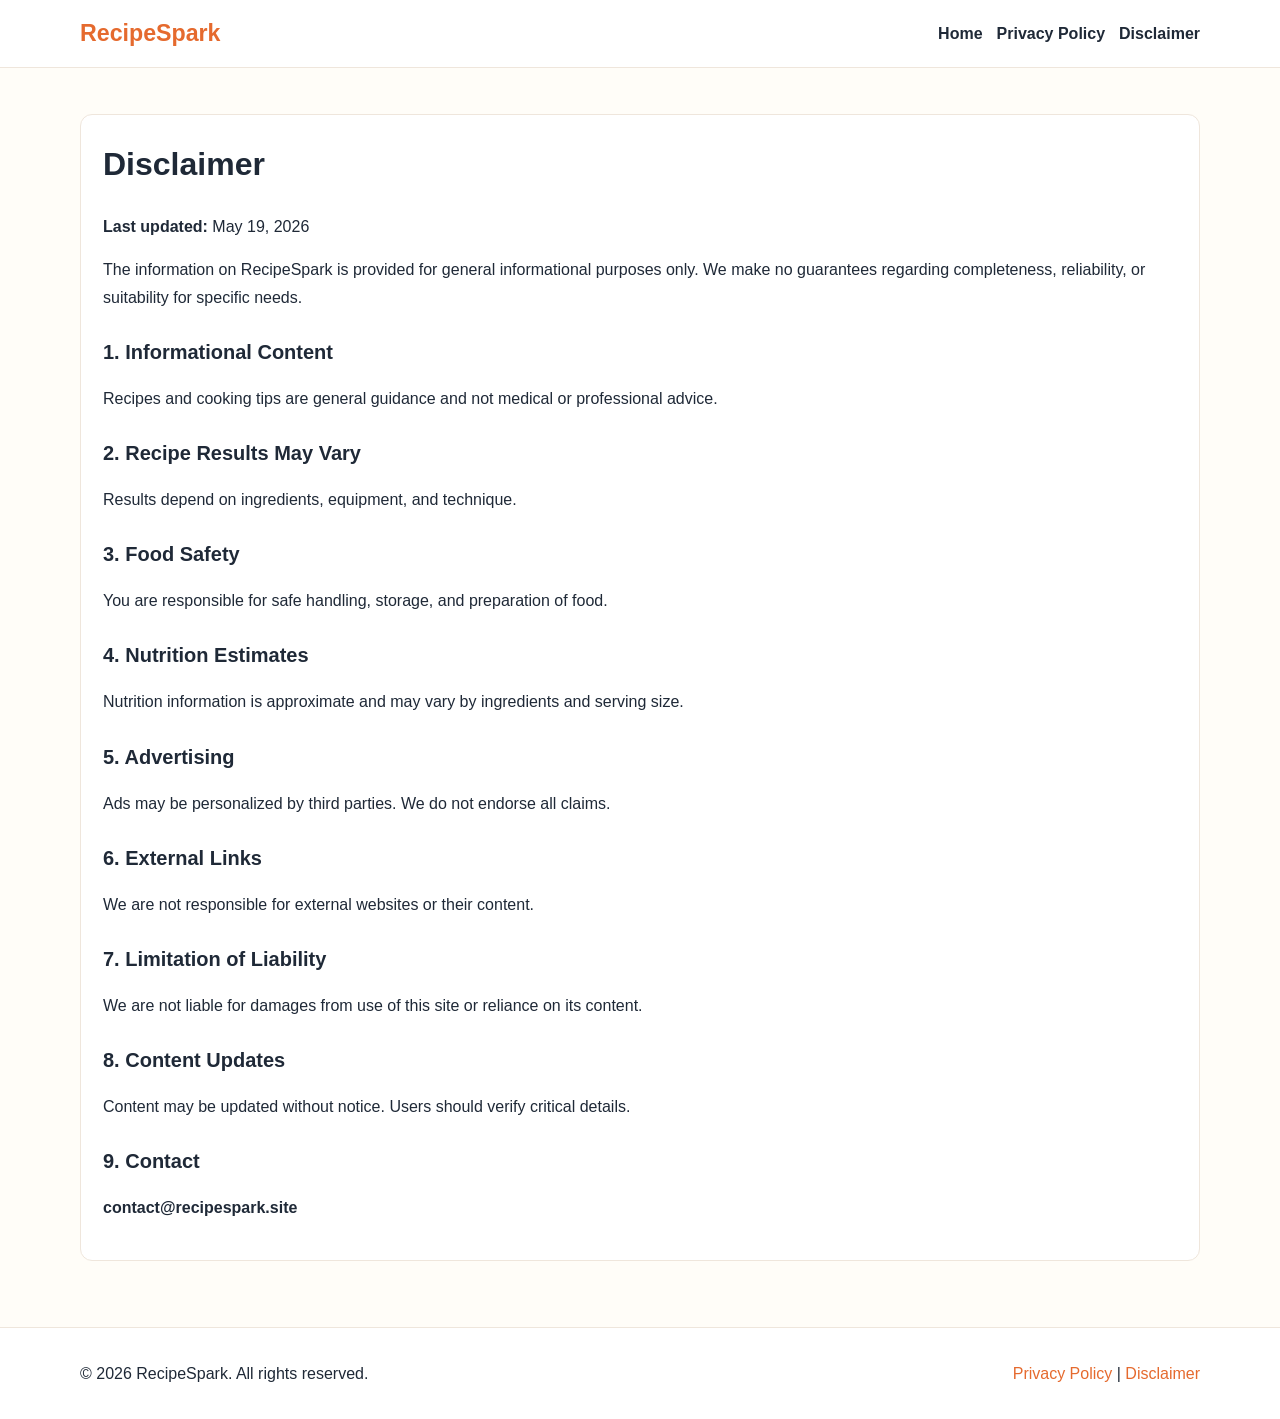
<file: public/disclaimer.html>
<!DOCTYPE html>
<html lang="en">
<head>
  <meta charset="UTF-8" />
  <meta name="viewport" content="width=device-width, initial-scale=1.0" />
  <title>Disclaimer | RecipeSpark</title>
  <meta name="description" content="Read RecipeSpark Disclaimer about recipes, nutrition estimates, ads, and liability limits." />
  <meta name="robots" content="index, follow" />
  <link rel="canonical" href="https://recipespark.site/disclaimer.html" />
  <link rel="stylesheet" href="styles.css" />
</head>
<body>
  <header class="site-header">
    <div class="container nav-wrap">
      <a class="logo" href="index.html">RecipeSpark</a>
      <nav>
        <ul class="nav-links">
          <li><a href="index.html">Home</a></li>
          <li><a href="privacy-policy.html">Privacy Policy</a></li>
          <li><a href="disclaimer.html">Disclaimer</a></li>
        </ul>
      </nav>
    </div>
  </header>

  <main class="section">
    <div class="container legal">
      <h1>Disclaimer</h1>
      <p><strong>Last updated:</strong> May 19, 2026</p>

      <p>
        The information on RecipeSpark is provided for general informational purposes only.
        We make no guarantees regarding completeness, reliability, or suitability for specific needs.
      </p>

      <h2>1. Informational Content</h2>
      <p>Recipes and cooking tips are general guidance and not medical or professional advice.</p>

      <h2>2. Recipe Results May Vary</h2>
      <p>Results depend on ingredients, equipment, and technique.</p>

      <h2>3. Food Safety</h2>
      <p>You are responsible for safe handling, storage, and preparation of food.</p>

      <h2>4. Nutrition Estimates</h2>
      <p>Nutrition information is approximate and may vary by ingredients and serving size.</p>

      <h2>5. Advertising</h2>
      <p>Ads may be personalized by third parties. We do not endorse all claims.</p>

      <h2>6. External Links</h2>
      <p>We are not responsible for external websites or their content.</p>

      <h2>7. Limitation of Liability</h2>
      <p>We are not liable for damages from use of this site or reliance on its content.</p>

      <h2>8. Content Updates</h2>
      <p>Content may be updated without notice. Users should verify critical details.</p>

      <h2>9. Contact</h2>
      <p><strong>contact@recipespark.site</strong></p>
    </div>
  </main>

  <footer class="site-footer">
    <div class="container footer-grid">
      <p>© <span id="year"></span> RecipeSpark. All rights reserved.</p>
      <p><a href="privacy-policy.html">Privacy Policy</a> | <a href="disclaimer.html">Disclaimer</a></p>
    </div>
  </footer>
  <script>document.getElementById("year").textContent = new Date().getFullYear();</script>
</body>
</html>
</file>
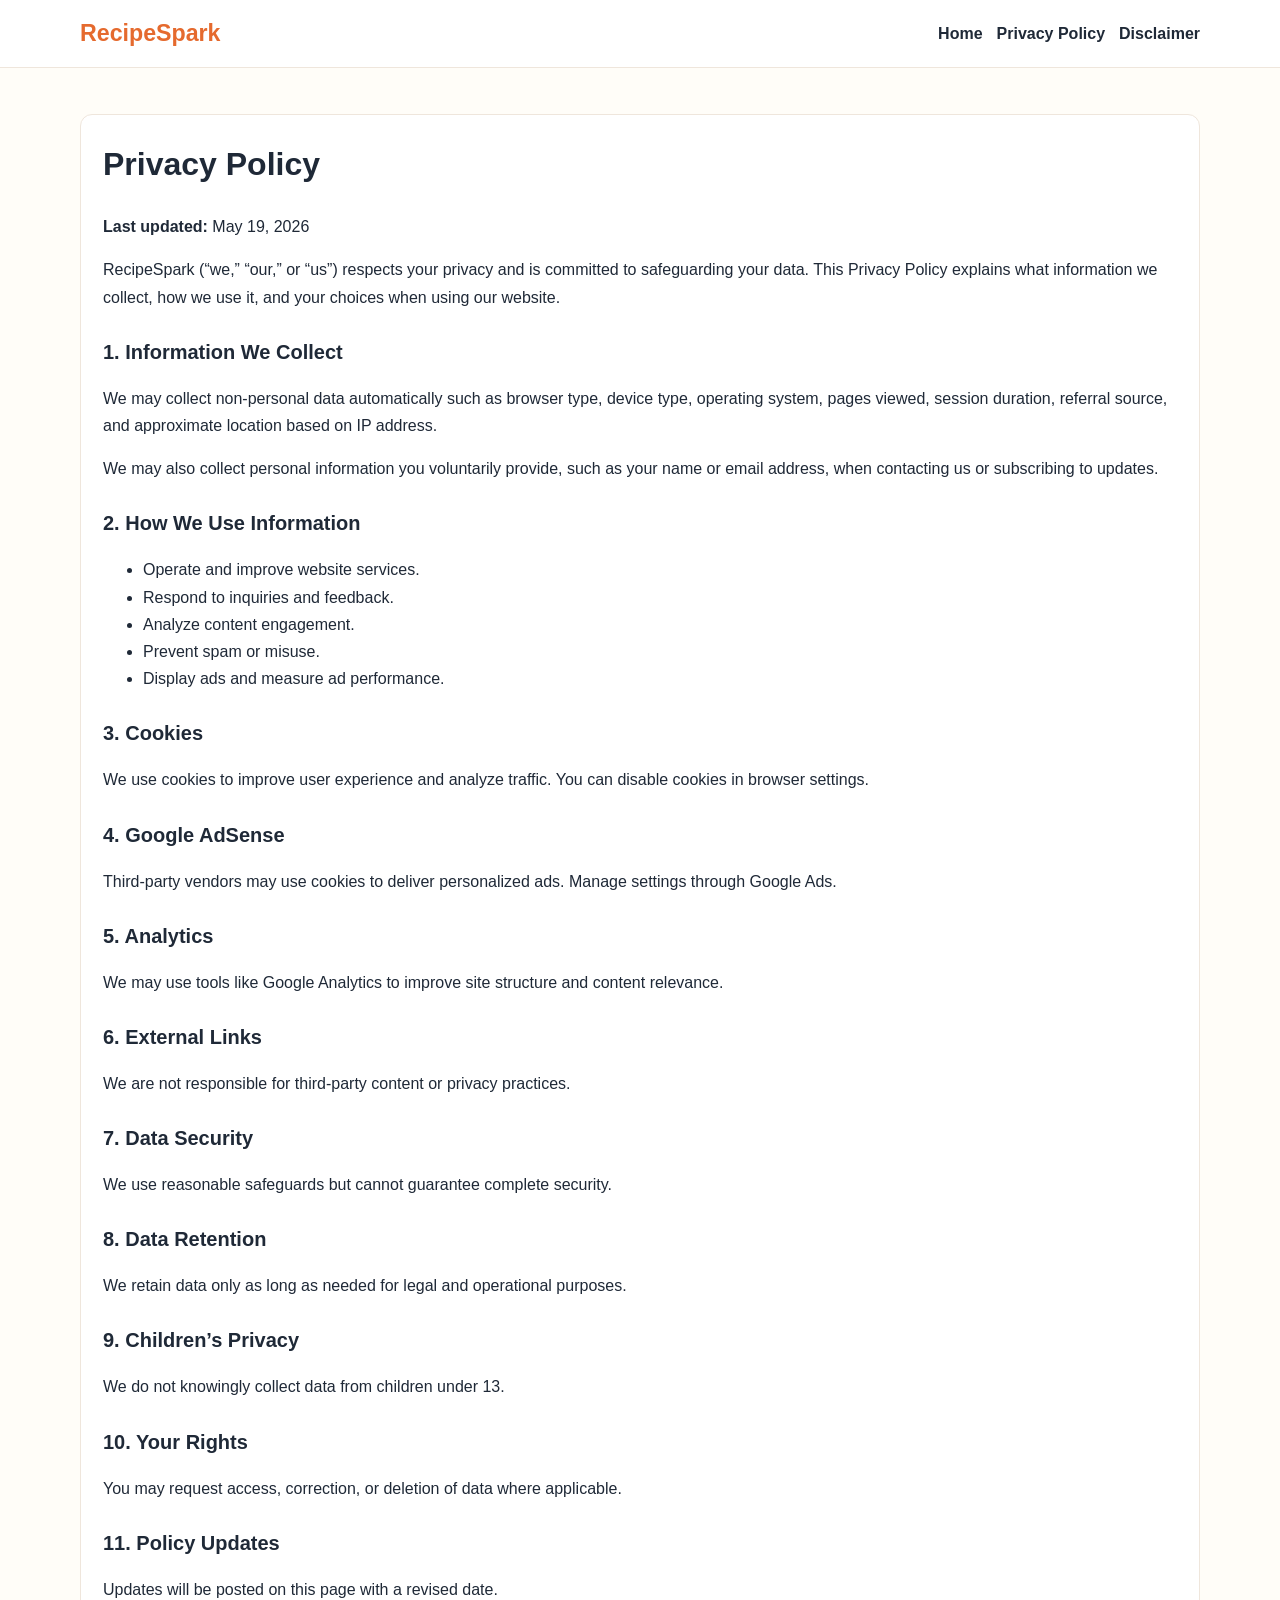
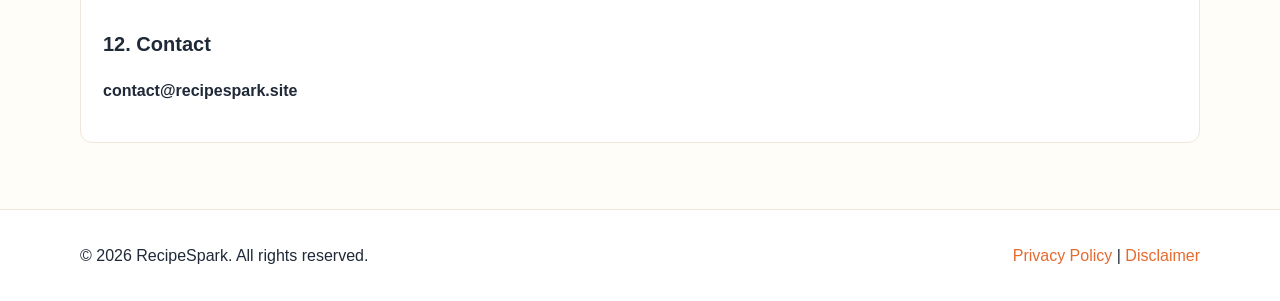
<file: public/privacy-policy.html>
<!DOCTYPE html>
<html lang="en">
<head>
  <meta charset="UTF-8" />
  <meta name="viewport" content="width=device-width, initial-scale=1.0" />
  <title>Privacy Policy | RecipeSpark</title>
  <meta name="description" content="Read RecipeSpark Privacy Policy covering cookies, analytics, advertising, and data rights." />
  <meta name="robots" content="index, follow" />
  <link rel="canonical" href="https://recipespark.site/privacy-policy.html" />
  <link rel="stylesheet" href="styles.css" />
</head>
<body>
  <header class="site-header">
    <div class="container nav-wrap">
      <a class="logo" href="index.html">RecipeSpark</a>
      <nav>
        <ul class="nav-links">
          <li><a href="index.html">Home</a></li>
          <li><a href="privacy-policy.html">Privacy Policy</a></li>
          <li><a href="disclaimer.html">Disclaimer</a></li>
        </ul>
      </nav>
    </div>
  </header>

  <main class="section">
    <div class="container legal">
      <h1>Privacy Policy</h1>
      <p><strong>Last updated:</strong> May 19, 2026</p>

      <p>
        RecipeSpark (“we,” “our,” or “us”) respects your privacy and is committed to safeguarding your data.
        This Privacy Policy explains what information we collect, how we use it, and your choices when using our website.
      </p>

      <h2>1. Information We Collect</h2>
      <p>
        We may collect non-personal data automatically such as browser type, device type, operating system,
        pages viewed, session duration, referral source, and approximate location based on IP address.
      </p>
      <p>
        We may also collect personal information you voluntarily provide, such as your name or email address,
        when contacting us or subscribing to updates.
      </p>

      <h2>2. How We Use Information</h2>
      <ul>
        <li>Operate and improve website services.</li>
        <li>Respond to inquiries and feedback.</li>
        <li>Analyze content engagement.</li>
        <li>Prevent spam or misuse.</li>
        <li>Display ads and measure ad performance.</li>
      </ul>

      <h2>3. Cookies</h2>
      <p>We use cookies to improve user experience and analyze traffic. You can disable cookies in browser settings.</p>

      <h2>4. Google AdSense</h2>
      <p>Third-party vendors may use cookies to deliver personalized ads. Manage settings through Google Ads.</p>

      <h2>5. Analytics</h2>
      <p>We may use tools like Google Analytics to improve site structure and content relevance.</p>

      <h2>6. External Links</h2>
      <p>We are not responsible for third-party content or privacy practices.</p>

      <h2>7. Data Security</h2>
      <p>We use reasonable safeguards but cannot guarantee complete security.</p>

      <h2>8. Data Retention</h2>
      <p>We retain data only as long as needed for legal and operational purposes.</p>

      <h2>9. Children’s Privacy</h2>
      <p>We do not knowingly collect data from children under 13.</p>

      <h2>10. Your Rights</h2>
      <p>You may request access, correction, or deletion of data where applicable.</p>

      <h2>11. Policy Updates</h2>
      <p>Updates will be posted on this page with a revised date.</p>

      <h2>12. Contact</h2>
      <p><strong>contact@recipespark.site</strong></p>
    </div>
  </main>

  <footer class="site-footer">
    <div class="container footer-grid">
      <p>© <span id="year"></span> RecipeSpark. All rights reserved.</p>
      <p><a href="privacy-policy.html">Privacy Policy</a> | <a href="disclaimer.html">Disclaimer</a></p>
    </div>
  </footer>
  <script>document.getElementById("year").textContent = new Date().getFullYear();</script>
</body>
</html>
</file>
<file: public/styles.css>
:root {
  --bg: #fffdf8;
  --text: #1f2937;
  --muted: #667085;
  --brand: #e56a2e;
  --brand-dark: #c9551e;
  --card: #ffffff;
  --border: #efe6dc;
}

* { box-sizing: border-box; }

body {
  margin: 0;
  font-family: Arial, Helvetica, sans-serif;
  line-height: 1.7;
  color: var(--text);
  background: var(--bg);
}

.container { width: min(1120px, 92%); margin: 0 auto; }
.site-header { position: sticky; top: 0; z-index: 99; background: #fff; border-bottom: 1px solid var(--border); }
.nav-wrap { display: flex; justify-content: space-between; align-items: center; gap: 12px; padding: 14px 0; }
.logo { text-decoration: none; color: var(--brand); font-size: 1.45rem; font-weight: 700; }

.nav-links { list-style: none; display: flex; gap: 14px; margin: 0; padding: 0; flex-wrap: wrap; }
.nav-links a { text-decoration: none; color: var(--text); font-weight: 600; }
.nav-links a:hover { color: var(--brand); }

.hero { padding: 48px 0; }
.hero-grid { display: grid; grid-template-columns: 1.1fr 1fr; gap: 24px; align-items: center; }
.hero h1 { margin: 0 0 12px; font-size: clamp(2rem, 4.2vw, 3rem); line-height: 1.2; }
.hero p { color: var(--muted); margin-bottom: 20px; }
.hero img { width: 100%; height: 390px; object-fit: cover; border-radius: 14px; border: 1px solid var(--border); }

.btn { display: inline-block; background: var(--brand); color: #fff; text-decoration: none; font-weight: 700; padding: 10px 18px; border-radius: 8px; }
.btn:hover { background: var(--brand-dark); }

.section { padding: 46px 0; }
.alt { background: #fff; border-top: 1px solid var(--border); border-bottom: 1px solid var(--border); }
h2 { margin: 0 0 16px; font-size: 1.8rem; }

.card-grid { display: grid; grid-template-columns: repeat(3, 1fr); gap: 18px; }
.card { background: var(--card); border: 1px solid var(--border); border-radius: 12px; overflow: hidden; }
.card img { width: 100%; height: 220px; object-fit: cover; }
.card-body { padding: 14px; }
.card-body h3 { margin: 0 0 8px; }
.card-body p { margin: 0; color: var(--muted); }

.two-col { display: grid; grid-template-columns: 1fr 1fr; gap: 22px; align-items: center; }
.two-col img { width: 100%; height: 330px; object-fit: cover; border-radius: 12px; border: 1px solid var(--border); }

.tips-list { margin: 0; padding-left: 20px; }

.ads-note .ad-box { margin-top: 10px; padding: 24px; border: 2px dashed #d4d4d4; border-radius: 10px; background: #fafafa; color: #666; text-align: center; }

.legal { background: #fff; border: 1px solid var(--border); border-radius: 12px; padding: 22px; }
.legal h1 { margin-top: 0; }
.legal h2 { margin-top: 24px; font-size: 1.25rem; }

.site-footer { margin-top: 20px; background: #fff; border-top: 1px solid var(--border); }
.footer-grid { display: flex; justify-content: space-between; align-items: center; gap: 12px; flex-wrap: wrap; padding: 16px 0; }
.site-footer a { text-decoration: none; color: var(--brand); }

@media (max-width: 920px) {
  .hero-grid, .two-col { grid-template-columns: 1fr; }
  .hero img { height: 320px; }
  .card-grid { grid-template-columns: 1fr 1fr; }
}
@media (max-width: 620px) {
  .card-grid { grid-template-columns: 1fr; }
  .nav-links { gap: 10px; font-size: 0.95rem; }
}
</file>
